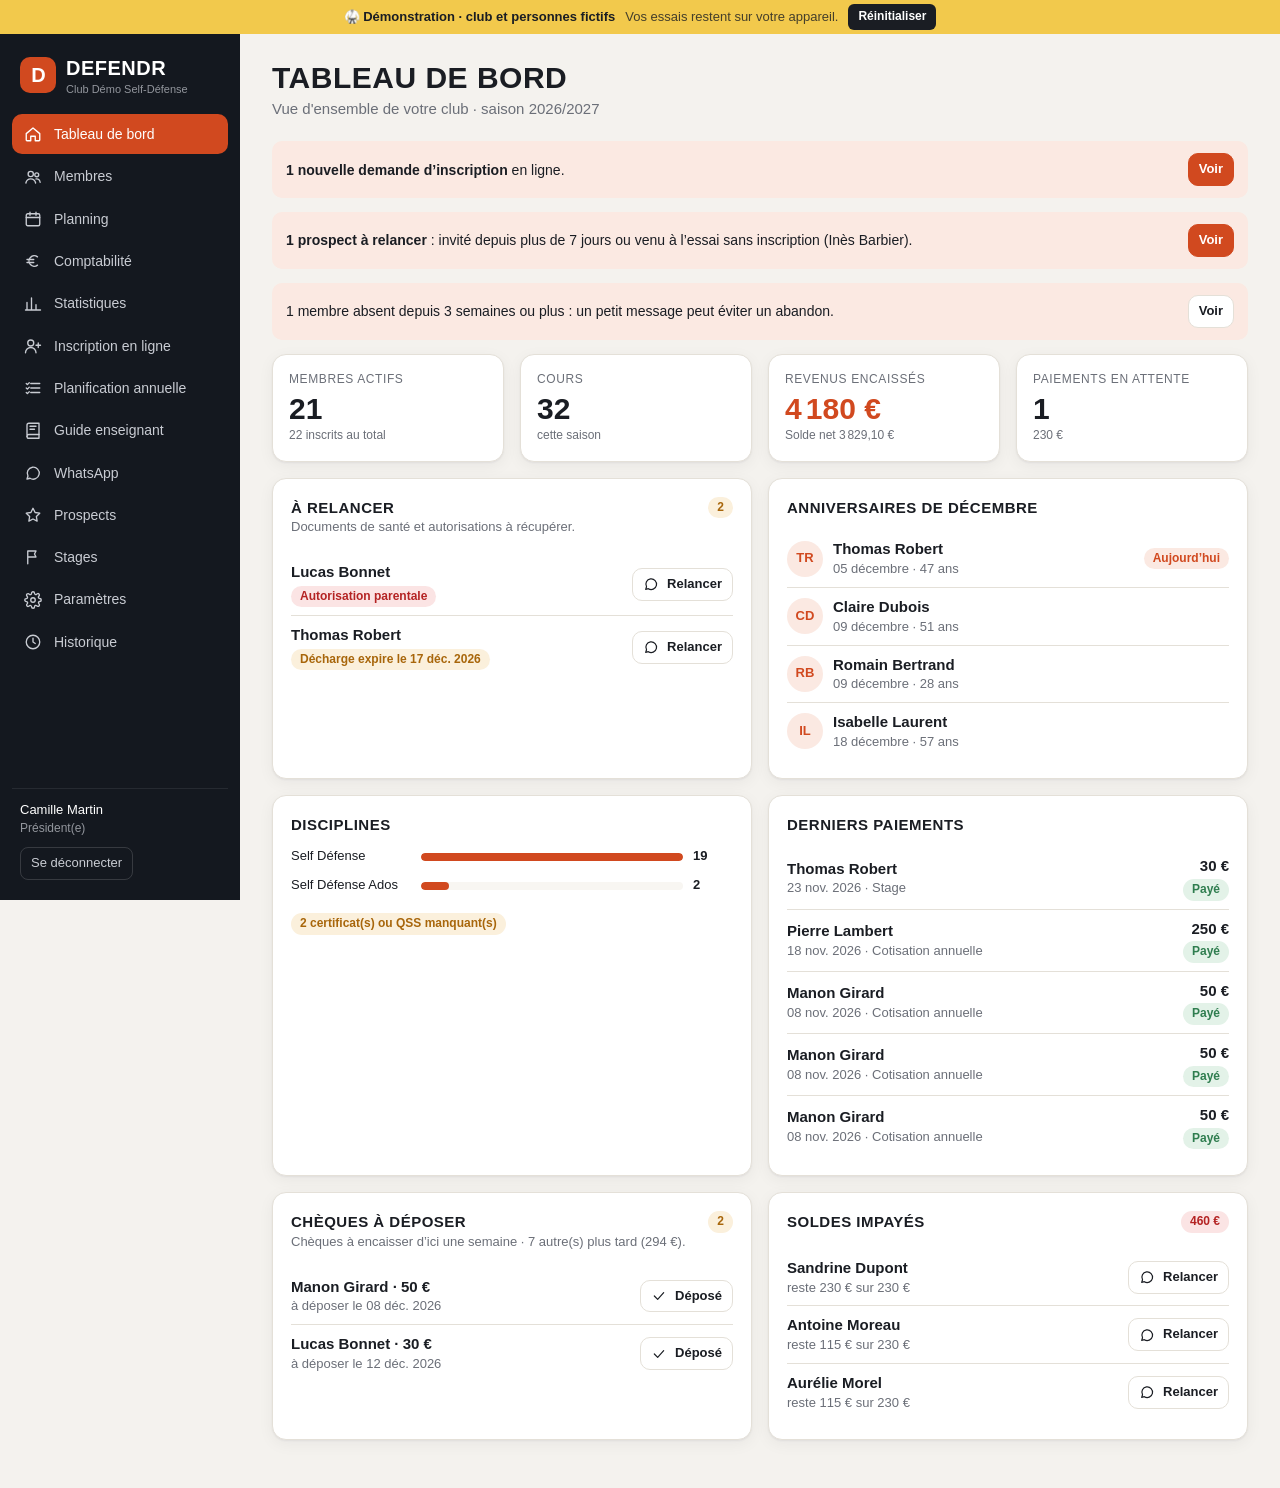
<file: demo/index.html>
<!doctype html>
<html lang="fr">
<head>
  <meta charset="utf-8">
  <meta name="viewport" content="width=device-width, initial-scale=1, viewport-fit=cover">
  <title>Defendr — démonstration</title>
  <meta name="description" content="Démonstration de Defendr, logiciel de gestion de club de self-défense, avec un club fictif.">
  <meta name="theme-color" content="#14181f">
  <meta name="robots" content="noindex">
  <link rel="icon" type="image/png" href="../icons/icon-192.png">
  <link rel="apple-touch-icon" href="../icons/apple-touch-icon.png">
  <link rel="stylesheet" href="../style.css">
  <!-- La démo utilise exactement le même logiciel, branché sur une base fictive -->
  <script>window.DEFENDR_DEMO = true;</script>
  <script type="importmap">
    { "imports": { "https://cdn.jsdelivr.net/npm/@supabase/supabase-js@2/+esm": "./mock-supabase.js" } }
  </script>
  <style>
    .demo-bar { position: fixed; top: 0; left: 0; right: 0; z-index: 60; height: 34px; display: flex; align-items: center; justify-content: center; gap: 10px;
      background: #f2c94c; color: #1a1d23; font-size: 13px; font-weight: 600; padding: 0 12px; padding-top: env(safe-area-inset-top); box-sizing: content-box; }
    .demo-bar button { background: #1a1d23; color: #fff; border: 0; border-radius: 6px; padding: 4px 10px; font: inherit; font-size: 12px; cursor: pointer; }
    .demo-bar .info { opacity: .8; font-weight: 400; }
    body { padding-top: calc(34px + env(safe-area-inset-top)); }
    .sidebar { top: calc(34px + env(safe-area-inset-top)) !important; height: calc(100vh - 34px - env(safe-area-inset-top)) !important; }
    .topbar { top: calc(34px + env(safe-area-inset-top)) !important; padding-top: 10px !important; }
    .auth { min-height: calc(100vh - 34px); }
    .demo-bar .short { display: none; }
    @media (max-width: 600px) { .demo-bar .info, .demo-bar .long { display: none; } .demo-bar .short { display: inline; } }
  </style>
</head>
<body>
  <div class="demo-bar" role="status">
    <span>🥋 <span class="long">Démonstration · club et personnes fictifs</span><span class="short">Démo · club fictif</span></span>
    <span class="info">Vos essais restent sur votre appareil.</span>
    <button type="button" id="demo-reset">Réinitialiser</button>
  </div>
  <div id="app"><div class="splash"><div class="logo-mark">D</div></div></div>
  <div id="modal-root"></div>
  <div id="toast-root"></div>
  <script type="module">
    import { resetDemo } from './mock-supabase.js';
    document.getElementById('demo-reset').onclick = () => {
      if (confirm('Remettre la démo à zéro ? Toutes vos modifications d’essai seront effacées.')) { resetDemo(); location.hash = '#/'; location.reload(); }
    };
  </script>
  <script type="module" src="../app.js"></script>
</body>
</html>
</file>
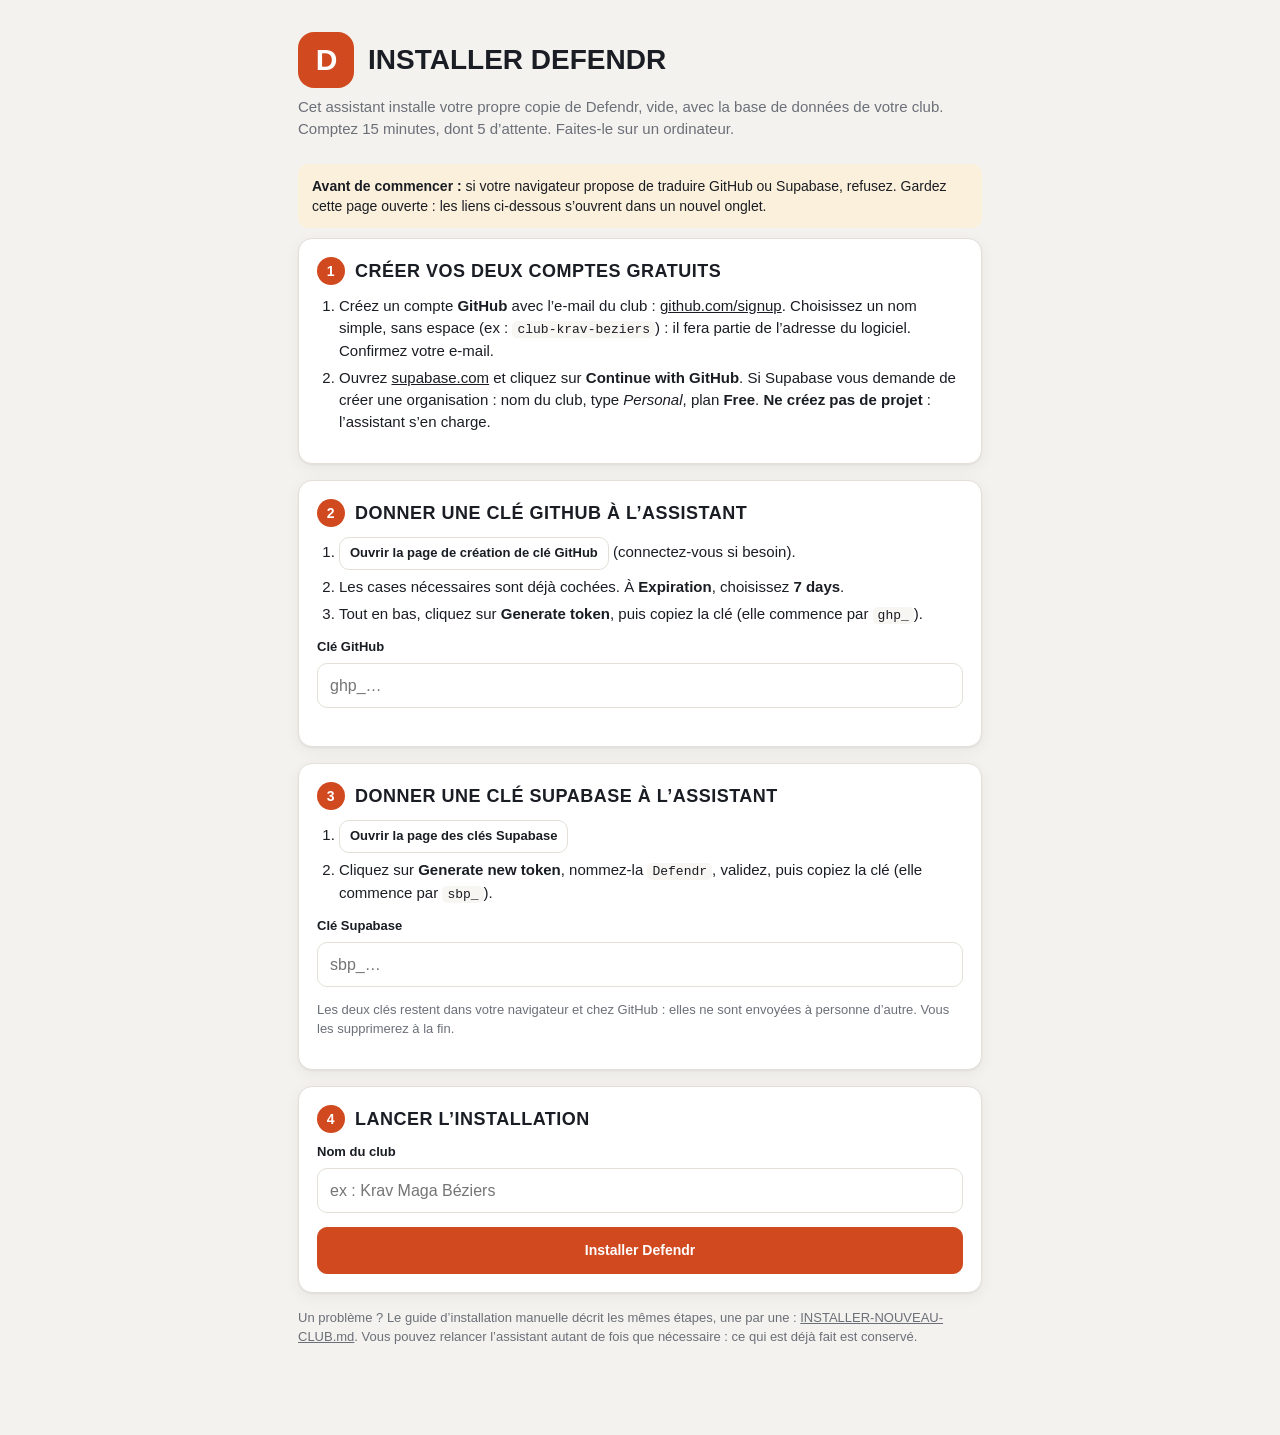
<file: installer.html>
<!doctype html>
<html lang="fr">
<head>
  <meta charset="utf-8">
  <meta name="viewport" content="width=device-width, initial-scale=1">
  <title>Installer Defendr pour votre club</title>
  <meta name="robots" content="noindex">
  <link rel="icon" type="image/png" href="icons/icon-192.png">
  <link rel="stylesheet" href="style.css">
  <style>
    body { background: var(--bg); color: var(--text); font-family: var(--font); margin: 0; }
    .wrap { max-width: 720px; margin: 0 auto; padding: 32px 18px 80px; }
    .top { display: flex; align-items: center; gap: 14px; margin-bottom: 8px; }
    h1 { font-family: var(--display); text-transform: uppercase; font-size: 28px; line-height: 1.1; margin: 0; }
    .lead { color: var(--muted); margin: 0 0 24px; }
    .step { margin-bottom: 16px; }
    .step h2 { display: flex; align-items: center; gap: 10px; font-size: 18px; margin: 0 0 10px; }
    .num { flex: none; width: 28px; height: 28px; border-radius: 50%; background: var(--accent); color: var(--accent-ink); display: grid; place-items: center; font-size: 14px; font-weight: 700; }
    .step.done .num { background: var(--ok); }
    .step ol, .step ul { margin: 0 0 12px; padding-left: 22px; }
    .step li { margin-bottom: 6px; }
    .row { display: flex; gap: 8px; flex-wrap: wrap; align-items: center; }
    .note { font-size: 13px; color: var(--muted); }
    .box { border-radius: 10px; padding: 12px 14px; margin: 10px 0; font-size: 14px; }
    .box.warn { background: var(--warn-soft); color: var(--text); }
    .box.err { background: var(--danger-soft); color: var(--text); }
    .box.ok { background: var(--ok-soft); color: var(--text); }
    .prog { list-style: none; padding: 0 !important; margin: 0; }
    .prog li { display: flex; gap: 10px; align-items: flex-start; padding: 7px 0; border-bottom: 1px solid var(--line); }
    .prog li:last-child { border-bottom: 0; }
    .ico { flex: none; width: 20px; text-align: center; font-weight: 700; }
    .ico.wait { color: var(--muted); } .ico.run { color: var(--accent); } .ico.ok { color: var(--ok); } .ico.err { color: var(--danger); }
    .spin { display: inline-block; width: 12px; height: 12px; border: 2px solid var(--accent); border-right-color: transparent; border-radius: 50%; animation: s 0.8s linear infinite; }
    @keyframes s { to { transform: rotate(360deg); } }
    .sub { font-size: 13px; color: var(--muted); }
    code { background: var(--surface-2); padding: 1px 5px; border-radius: 5px; font-size: 13px; }
    .big { font-size: 18px; font-weight: 700; word-break: break-all; }
    [hidden] { display: none !important; }
  </style>
</head>
<body>
<div class="wrap">
  <div class="top"><div class="logo-mark">D</div><h1>Installer Defendr</h1></div>
  <p class="lead">Cet assistant installe votre propre copie de Defendr, vide, avec la base de données de votre club. Comptez 15 minutes, dont 5 d’attente. Faites-le sur un ordinateur.</p>

  <div class="box warn"><strong>Avant de commencer :</strong> si votre navigateur propose de traduire GitHub ou Supabase, refusez. Gardez cette page ouverte : les liens ci-dessous s’ouvrent dans un nouvel onglet.</div>

  <!-- Étape 1 -->
  <section class="card card-pad step" id="s1">
    <h2><span class="num">1</span>Créer vos deux comptes gratuits</h2>
    <ol>
      <li>Créez un compte <strong>GitHub</strong> avec l’e-mail du club : <a href="https://github.com/signup" target="_blank" rel="noopener">github.com/signup</a>. Choisissez un nom simple, sans espace (ex : <code>club-krav-beziers</code>) : il fera partie de l’adresse du logiciel. Confirmez votre e-mail.</li>
      <li>Ouvrez <a href="https://supabase.com/dashboard/sign-in" target="_blank" rel="noopener">supabase.com</a> et cliquez sur <strong>Continue with GitHub</strong>. Si Supabase vous demande de créer une organisation : nom du club, type <em>Personal</em>, plan <strong>Free</strong>. <strong>Ne créez pas de projet</strong> : l’assistant s’en charge.</li>
    </ol>
  </section>

  <!-- Étape 2 -->
  <section class="card card-pad step" id="s2">
    <h2><span class="num">2</span>Donner une clé GitHub à l’assistant</h2>
    <ol>
      <li><a class="btn btn-sm" href="https://github.com/settings/tokens/new?description=Installation%20Defendr&amp;scopes=repo,workflow" target="_blank" rel="noopener">Ouvrir la page de création de clé GitHub</a> (connectez-vous si besoin).</li>
      <li>Les cases nécessaires sont déjà cochées. À <strong>Expiration</strong>, choisissez <strong>7 days</strong>.</li>
      <li>Tout en bas, cliquez sur <strong>Generate token</strong>, puis copiez la clé (elle commence par <code>ghp_</code>).</li>
    </ol>
    <div class="field"><label for="gh">Clé GitHub</label><input class="input" id="gh" type="password" autocomplete="off" spellcheck="false" placeholder="ghp_…"><span class="help" id="gh-help"></span></div>
  </section>

  <!-- Étape 3 -->
  <section class="card card-pad step" id="s3">
    <h2><span class="num">3</span>Donner une clé Supabase à l’assistant</h2>
    <ol>
      <li><a class="btn btn-sm" href="https://supabase.com/dashboard/account/tokens" target="_blank" rel="noopener">Ouvrir la page des clés Supabase</a></li>
      <li>Cliquez sur <strong>Generate new token</strong>, nommez-la <code>Defendr</code>, validez, puis copiez la clé (elle commence par <code>sbp_</code>).</li>
    </ol>
    <div class="field"><label for="sb">Clé Supabase</label><input class="input" id="sb" type="password" autocomplete="off" spellcheck="false" placeholder="sbp_…"></div>
    <p class="note">Les deux clés restent dans votre navigateur et chez GitHub : elles ne sont envoyées à personne d’autre. Vous les supprimerez à la fin.</p>
  </section>

  <!-- Étape 4 -->
  <section class="card card-pad step" id="s4">
    <h2><span class="num">4</span>Lancer l’installation</h2>
    <div class="field"><label for="club">Nom du club</label><input class="input" id="club" placeholder="ex : Krav Maga Béziers" maxlength="80"></div>
    <button class="btn btn-primary btn-block" id="go">Installer Defendr</button>
    <div id="err" class="box err" hidden></div>
  </section>

  <!-- Avancement -->
  <section class="card card-pad step" id="progress" hidden>
    <h2>Installation en cours</h2>
    <p class="note">Ne fermez pas cette page. Vous pouvez la laisser dans un coin de l’écran.</p>
    <ul class="prog" id="prog"></ul>
    <div id="actions-box" class="box warn" hidden>
      <strong>Un clic de votre part :</strong> GitHub demande d’autoriser les automatismes de votre copie.
      <ol style="margin:8px 0">
        <li><a id="actions-link" href="#" target="_blank" rel="noopener">Ouvrez cette page GitHub</a>.</li>
        <li>Cliquez sur le bouton vert <strong>I understand my workflows, go ahead and enable them</strong>.</li>
        <li>Revenez ici et cliquez sur « C’est fait ».</li>
      </ol>
      <button class="btn btn-primary" id="actions-done">C’est fait, continuer</button>
    </div>
    <div id="fail" class="box err" hidden></div>
  </section>

  <!-- Fin -->
  <section class="card card-pad step" id="final" hidden>
    <h2><span class="num">✓</span>Defendr est installé</h2>
    <p>L’adresse du logiciel de votre club :</p>
    <p class="big"><a id="app-link" href="#" target="_blank" rel="noopener"></a></p>
    <ol>
      <li>Ouvrez cette adresse et cliquez sur <strong>Créer un compte</strong>. <strong>Le premier compte créé devient président(e)</strong> : faites-le vous-même, maintenant.</li>
      <li>Confirmez votre e-mail avec le message reçu (regardez aussi dans les indésirables), puis connectez-vous.</li>
      <li>Allez dans <strong>Paramètres</strong> : coordonnées du club, cotisations, puis créez la saison en cours.</li>
      <li>Supprimez les deux clés données à l’assistant, elles ne servent plus :
        <a href="https://github.com/settings/tokens" target="_blank" rel="noopener">clés GitHub</a> (bouton <em>Delete</em> sur « Installation Defendr ») et
        <a href="https://supabase.com/dashboard/account/tokens" target="_blank" rel="noopener">clés Supabase</a> (« Defendr »).</li>
    </ol>
    <p class="note">Si la page affiche une erreur 404, attendez 2 minutes et rechargez : GitHub termine la mise en ligne. Sur iPhone : ouvrez l’adresse dans Safari, Partager, puis « Sur l’écran d’accueil ».</p>
  </section>

  <p class="note">Un problème ? Le guide d’installation manuelle décrit les mêmes étapes, une par une : <a href="https://github.com/lioflusin-creator/defendr/blob/main/INSTALLER-NOUVEAU-CLUB.md" target="_blank" rel="noopener">INSTALLER-NOUVEAU-CLUB.md</a>. Vous pouvez relancer l’assistant autant de fois que nécessaire : ce qui est déjà fait est conservé.</p>
</div>

<script type="module">
const UPSTREAM = 'lioflusin-creator/defendr';
const WORKFLOW = 'installation.yml';
const SODIUM_URL = 'https://cdn.jsdelivr.net/npm/libsodium-wrappers@0.7.15/+esm';
const $ = s => document.querySelector(s);
const sleep = ms => new Promise(r => setTimeout(r, ms));
const esc = s => String(s ?? '').replace(/[&<>"']/g, c => ({ '&': '&amp;', '<': '&lt;', '>': '&gt;', '"': '&quot;', "'": '&#39;' }[c]));

let GH = '', FULL = '', LOGIN = '';

class Stop extends Error {}
async function gh(path, opts = {}) {
  const r = await fetch('https://api.github.com' + path, {
    ...opts,
    headers: { Authorization: 'Bearer ' + GH, Accept: 'application/vnd.github+json', 'X-GitHub-Api-Version': '2022-11-28', ...(opts.body ? { 'Content-Type': 'application/json' } : {}) },
    body: opts.body ? JSON.stringify(opts.body) : undefined,
  });
  let data = null;
  if (r.status !== 204) { try { data = await r.json(); } catch { data = null; } }
  return { ok: r.ok, status: r.status, data, headers: r.headers };
}

/* ---------- Liste d'avancement ---------- */
const STEPS = [
  ['check', 'Vérification de la clé GitHub'],
  ['fork', 'Copie du logiciel dans votre compte GitHub'],
  ['secret', 'Transmission sécurisée de la clé Supabase'],
  ['actions', 'Démarrage de l’installation automatique'],
  ['run', 'Création et préparation de la base de données (environ 5 minutes)'],
  ['pages', 'Mise en ligne du logiciel'],
];
function drawSteps() {
  $('#prog').innerHTML = STEPS.map(([k, label]) => `<li id="p-${k}"><span class="ico wait">•</span><div><div>${esc(label)}</div><div class="sub" id="p-${k}-sub"></div></div></li>`).join('');
}
function mark(k, state, sub) {
  const li = $('#p-' + k); if (!li) return;
  const ico = li.querySelector('.ico');
  ico.className = 'ico ' + state;
  ico.innerHTML = state === 'run' ? '<span class="spin"></span>' : state === 'ok' ? '✓' : state === 'err' ? '✕' : '•';
  if (sub !== undefined) $('#p-' + k + '-sub').innerHTML = sub;
}
function fail(k, html) {
  mark(k, 'err');
  $('#fail').innerHTML = html + '<div class="row" style="margin-top:10px"><button class="btn btn-primary" id="retry">Réessayer</button></div>';
  $('#fail').hidden = false;
  $('#retry').onclick = () => start();
  $('#go').disabled = false;
  throw new Stop();
}

/* ---------- Étapes ---------- */
async function checkToken() {
  mark('check', 'run');
  const r = await gh('/user');
  if (r.status === 401) fail('check', 'GitHub refuse la clé. Vérifiez que vous l’avez copiée en entier, ou créez-en une nouvelle (étape 2).');
  if (!r.ok) fail('check', `GitHub ne répond pas comme prévu (code ${r.status}). Réessayez dans un instant.`);
  LOGIN = r.data.login;
  if (LOGIN.toLowerCase() === UPSTREAM.split('/')[0]) fail('check', 'Cette clé appartient au compte d’origine de Defendr. Utilisez le compte GitHub du nouveau club.');
  const scopes = (r.headers.get('x-oauth-scopes') || '').split(',').map(s => s.trim());
  if (r.headers.get('x-oauth-scopes') !== null && !(scopes.includes('repo') && scopes.includes('workflow')))
    fail('check', 'La clé GitHub n’a pas les bonnes autorisations. Recréez-la avec le bouton de l’étape 2 (les cases <code>repo</code> et <code>workflow</code> doivent être cochées).');
  mark('check', 'ok', `Compte GitHub : <strong>${esc(LOGIN)}</strong>`);
}

async function forkRepo() {
  mark('fork', 'run');
  // Copie déjà faite lors d'un essai précédent ?
  let r = await gh(`/repos/${LOGIN}/defendr`);
  if (r.ok && r.data.fork && r.data.parent?.full_name === UPSTREAM) FULL = r.data.full_name;
  else if (r.ok) fail('fork', `Votre compte contient déjà un dépôt nommé « defendr » qui n’est pas une copie du logiciel. Renommez-le ou supprimez-le sur GitHub, puis réessayez.`);
  else {
    r = await gh(`/repos/${UPSTREAM}/forks`, { method: 'POST', body: { default_branch_only: true } });
    if (!r.ok) fail('fork', `GitHub n’a pas pu copier le logiciel (code ${r.status}${r.data?.message ? ' : ' + esc(r.data.message) : ''}). Vérifiez que l’adresse e-mail de votre compte GitHub est confirmée.`);
    FULL = r.data.full_name;
  }
  // Attendre que la copie soit complète
  for (let i = 0; i < 40; i++) {
    const c = await gh(`/repos/${FULL}/contents/.github/workflows/${WORKFLOW}`);
    if (c.ok) { mark('fork', 'ok', `<a href="https://github.com/${esc(FULL)}" target="_blank" rel="noopener">github.com/${esc(FULL)}</a>`); return; }
    mark('fork', 'run', 'GitHub prépare la copie…');
    await sleep(3000);
  }
  fail('fork', 'La copie du logiciel prend plus de temps que prévu. Réessayez dans une minute.');
}

async function sendSecret(sbToken) {
  mark('secret', 'run');
  const k = await gh(`/repos/${FULL}/actions/secrets/public-key`);
  if (!k.ok) fail('secret', `Impossible de préparer la transmission (code ${k.status}).`);
  let sodium;
  try { const mod = await import(SODIUM_URL); sodium = mod.default || mod; await sodium.ready; }
  catch { fail('secret', 'Impossible de charger le module de chiffrement. Vérifiez votre connexion internet.'); }
  const sealed = sodium.crypto_box_seal(sodium.from_string(sbToken), sodium.from_base64(k.data.key, sodium.base64_variants.ORIGINAL));
  const r = await gh(`/repos/${FULL}/actions/secrets/SUPABASE_ACCESS_TOKEN`, { method: 'PUT', body: { encrypted_value: sodium.to_base64(sealed, sodium.base64_variants.ORIGINAL), key_id: k.data.key_id } });
  if (!r.ok) fail('secret', `GitHub a refusé la clé Supabase (code ${r.status}).`);
  mark('secret', 'ok', 'Chiffrée : seule l’installation automatique peut la lire.');
}

async function dispatch(club) {
  mark('actions', 'run');
  await gh(`/repos/${FULL}/actions/permissions`, { method: 'PUT', body: { enabled: true, allowed_actions: 'all' } });
  await gh(`/repos/${FULL}/actions/workflows/${WORKFLOW}/enable`, { method: 'PUT' });
  const since = Date.now() - 5000;
  const r = await gh(`/repos/${FULL}/actions/workflows/${WORKFLOW}/dispatches`, { method: 'POST', body: { ref: 'main', inputs: { club_name: club } } });
  if (!r.ok) {
    // Copie neuve : GitHub exige un clic pour autoriser les automatismes
    mark('actions', 'run', 'En attente de votre clic sur GitHub…');
    $('#actions-link').href = `https://github.com/${FULL}/actions`;
    $('#actions-box').hidden = false;
    await new Promise(res => { $('#actions-done').onclick = res; });
    $('#actions-box').hidden = true;
    return dispatch(club);
  }
  // Retrouver l'exécution lancée
  for (let i = 0; i < 30; i++) {
    await sleep(3000);
    const runs = await gh(`/repos/${FULL}/actions/workflows/${WORKFLOW}/runs?event=workflow_dispatch&per_page=5`);
    const run = (runs.data?.workflow_runs || []).find(x => new Date(x.created_at).getTime() >= since);
    if (run) { mark('actions', 'ok', ''); return run.id; }
  }
  fail('actions', `L’installation automatique ne démarre pas. <a href="https://github.com/${esc(FULL)}/actions" target="_blank" rel="noopener">Ouvrez cette page</a> : si un bouton vert propose d’activer les workflows, cliquez dessus, puis réessayez.`);
}

async function follow(runId) {
  mark('run', 'run');
  const t0 = Date.now();
  for (;;) {
    const [r, j] = await Promise.all([gh(`/repos/${FULL}/actions/runs/${runId}`), gh(`/repos/${FULL}/actions/runs/${runId}/jobs`)]);
    const steps = j.data?.jobs?.[0]?.steps || [];
    const cur = steps.find(s => s.status === 'in_progress') || steps.filter(s => s.status === 'completed').pop();
    const min = Math.floor((Date.now() - t0) / 60000);
    mark('run', 'run', `${cur && !/^(Set up|Complete|Post) /.test(cur.name) ? esc(cur.name) + ' · ' : ''}${min ? min + ' min' : 'démarrage'}`);
    if (r.data?.status === 'completed') {
      if (r.data.conclusion === 'success') { mark('run', 'ok', `Terminé en ${Math.max(1, min)} min`); return; }
      const bad = steps.find(s => s.conclusion === 'failure');
      fail('run', `L’étape « ${esc(bad?.name || 'installation')} » a échoué. <a href="${esc(r.data.html_url)}" target="_blank" rel="noopener">Voir le détail sur GitHub</a> (le message en rouge explique la cause), puis réessayez : ce qui est déjà fait est conservé.`);
    }
    await sleep(8000);
  }
}

async function publish() {
  mark('pages', 'run');
  await gh(`/repos/${FULL}/actions/secrets/SUPABASE_ACCESS_TOKEN`, { method: 'DELETE' });
  let r = await gh(`/repos/${FULL}/pages`, { method: 'POST', body: { build_type: 'legacy', source: { branch: 'main', path: '/' } } });
  if (r.status === 409) r = await gh(`/repos/${FULL}/pages/builds`, { method: 'POST' });
  if (!r.ok && r.status !== 409) fail('pages', `GitHub n’a pas pu mettre le site en ligne (code ${r.status}). Dans votre dépôt GitHub : Settings → Pages → Branch « main » → Save.`);
  const url = `https://${FULL.split('/')[0].toLowerCase()}.github.io/${FULL.split('/')[1]}/`;
  for (let i = 0; i < 40; i++) {
    const b = await gh(`/repos/${FULL}/pages/builds/latest`);
    if (b.data?.status === 'built') break;
    if (b.data?.status === 'errored') break;
    mark('pages', 'run', 'GitHub publie le site (1 à 2 minutes)…');
    await sleep(6000);
  }
  mark('pages', 'ok', esc(url));
  $('#app-link').href = url; $('#app-link').textContent = url;
  $('#final').hidden = false;
  $('#final').scrollIntoView({ behavior: 'smooth' });
}

async function start() {
  $('#err').hidden = true; $('#fail').hidden = true; $('#final').hidden = true;
  GH = $('#gh').value.trim();
  const sbToken = $('#sb').value.trim(), club = $('#club').value.trim();
  const errs = [];
  if (!/^(ghp_|github_pat_|gho_)/.test(GH)) errs.push('La clé GitHub doit commencer par <code>ghp_</code> (étape 2).');
  if (!/^sbp_/.test(sbToken)) errs.push('La clé Supabase doit commencer par <code>sbp_</code> (étape 3).');
  if (!club) errs.push('Indiquez le nom du club.');
  if (errs.length) { $('#err').innerHTML = errs.join('<br>'); $('#err').hidden = false; return; }
  $('#go').disabled = true;
  $('#progress').hidden = false; drawSteps();
  $('#progress').scrollIntoView({ behavior: 'smooth' });
  try {
    await checkToken();
    await forkRepo();
    await sendSecret(sbToken);
    const runId = await dispatch(club);
    await follow(runId);
    await publish();
  } catch (e) {
    if (e instanceof Stop) return;
    console.error(e);
    $('#fail').innerHTML = `Erreur inattendue : ${esc(e.message || e)}. Vérifiez votre connexion internet puis <button class="btn btn-sm" id="retry">Réessayer</button>`;
    $('#fail').hidden = false; $('#retry').onclick = () => start();
    $('#go').disabled = false;
  }
}
$('#go').onclick = start;
</script>
</body>
</html>
</file>
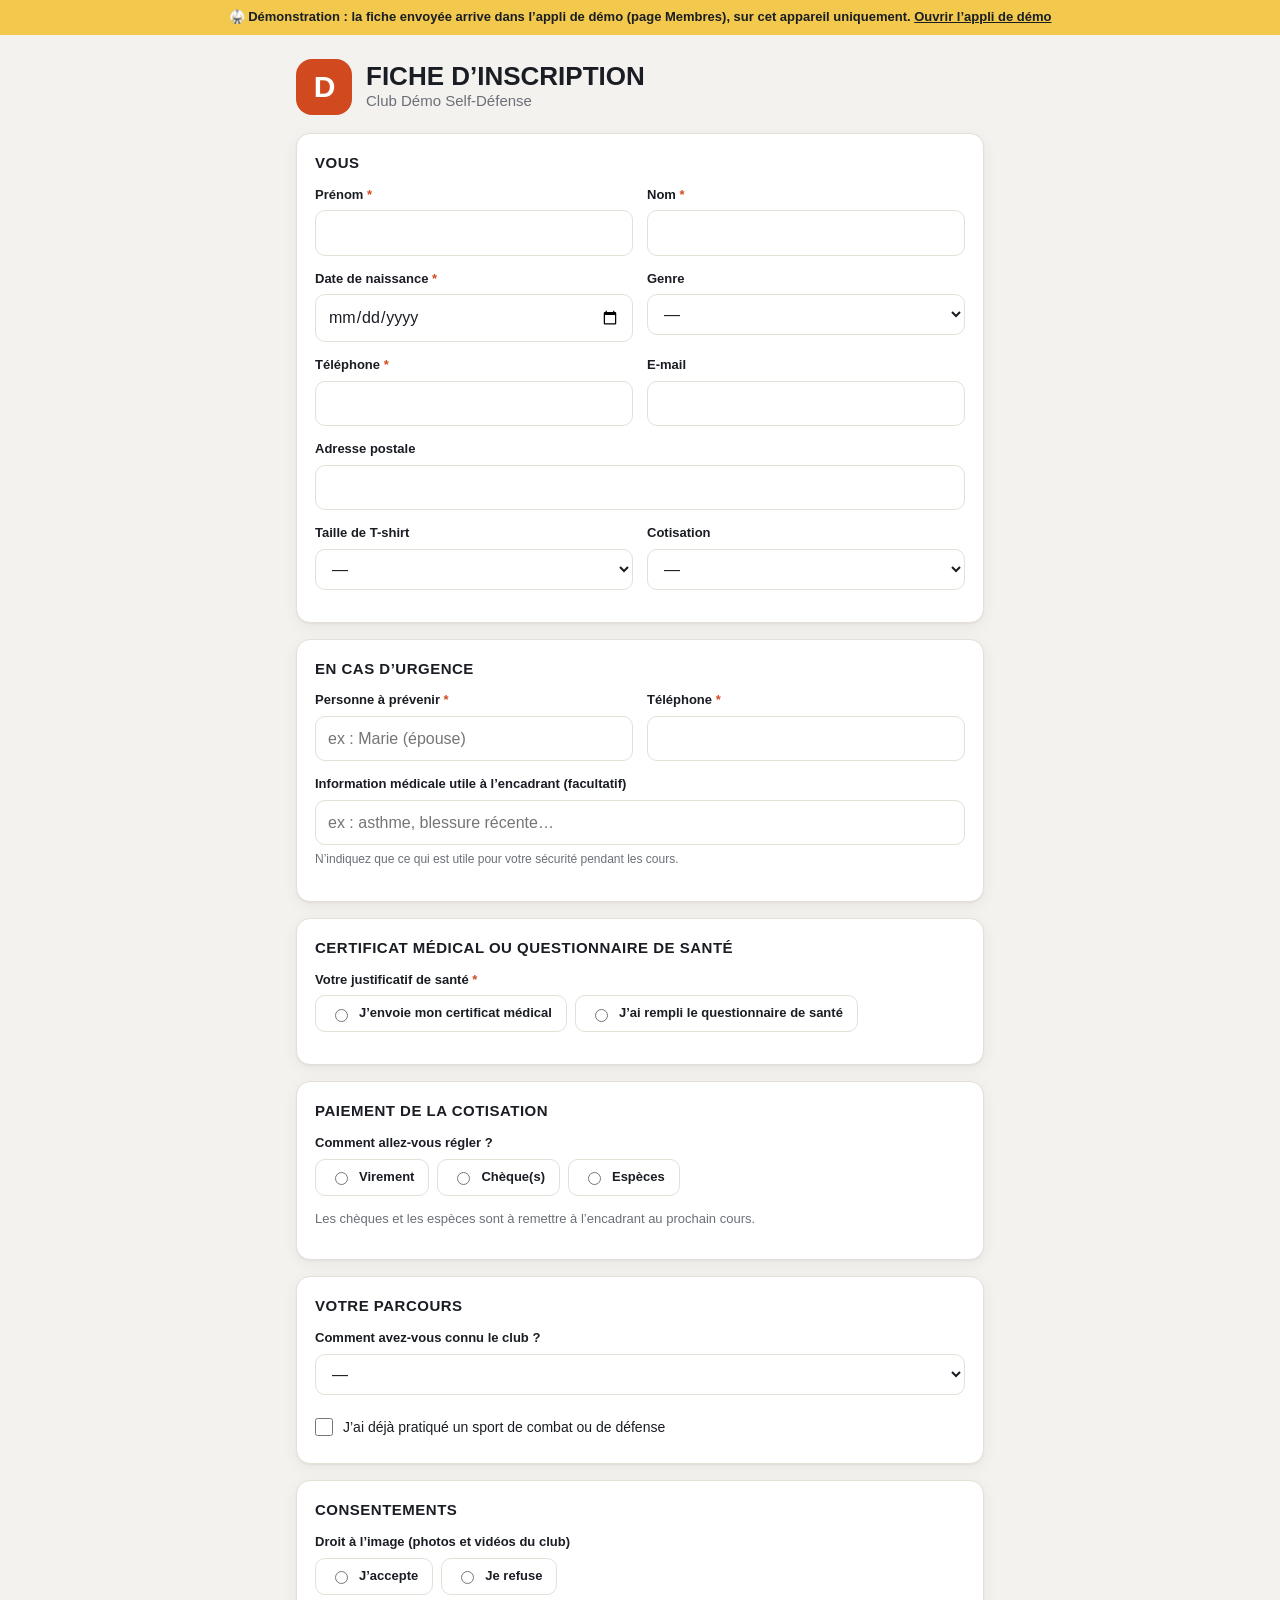
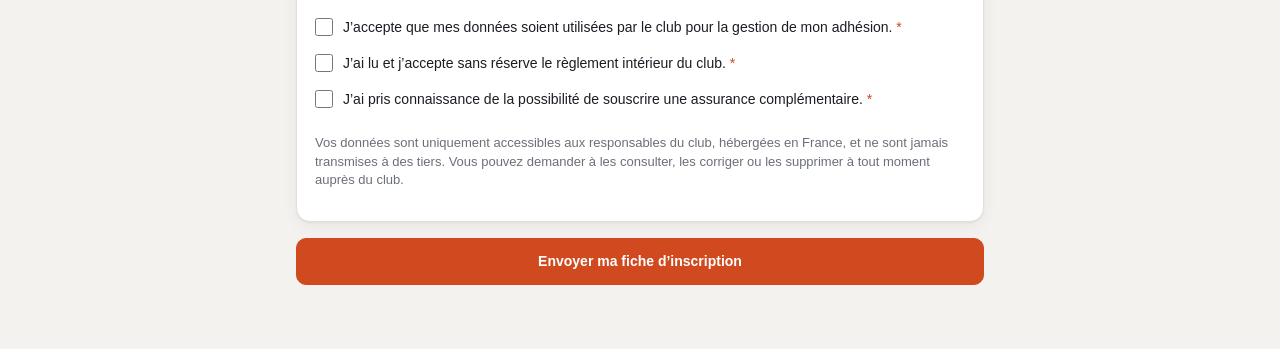
<file: demo/inscription.html>
<!doctype html>
<html lang="fr">
<head>
  <meta charset="utf-8">
  <meta name="viewport" content="width=device-width, initial-scale=1, viewport-fit=cover">
  <title>Inscription au club</title>
  <meta name="description" content="Fiche d'inscription en ligne au club de self-défense.">
  <meta name="theme-color" content="#14181f">
  <meta name="robots" content="noindex">
  <link rel="icon" type="image/png" href="../icons/icon-192.png">
  <link rel="stylesheet" href="../style.css">
  <script type="importmap">
    { "imports": { "https://cdn.jsdelivr.net/npm/@supabase/supabase-js@2/+esm": "./mock-supabase.js" } }
  </script>
  <style>
    .reg { max-width: 720px; margin: 0 auto; padding: 24px 16px 64px; }
    .reg-head { display: flex; align-items: center; gap: 14px; margin-bottom: 18px; }
    .reg-head h1 { font-family: var(--display); text-transform: uppercase; font-size: 26px; margin: 0; line-height: 1.1; }
    .reg .card { margin-bottom: 16px; }
    .req::after { content: " *"; color: var(--accent); }
    .hp { position: absolute; left: -10000px; width: 1px; height: 1px; overflow: hidden; }
    .choice { display: flex; gap: 8px; flex-wrap: wrap; }
    .choice label { border: 1px solid var(--line); border-radius: 10px; padding: 8px 14px; cursor: pointer; display: flex; gap: 8px; align-items: center; }
    .choice input { accent-color: var(--accent); }
    [hidden] { display: none !important; }
    .bank { border: 1px solid var(--accent); border-radius: 10px; padding: 12px 14px; margin-bottom: 10px; }
    .bank dl { display: grid; grid-template-columns: auto minmax(0, 1fr); gap: 4px 12px; margin: 0 0 8px; font-size: 14px; }
    .bank dt { color: var(--muted); }
    .bank dd { margin: 0; overflow-wrap: anywhere; }
    .bank .mono { font-family: ui-monospace, Menlo, Consolas, monospace; font-weight: 600; }
    .doc-link { display: inline-flex; gap: 6px; align-items: center; font-weight: 600; }
    .done-box { text-align: center; padding: 48px 20px; }
  </style>
</head>
<body>
  <div style="background:#f2c94c;color:#1a1d23;text-align:center;font-size:13px;font-weight:600;padding:8px 12px">🥋 Démonstration : la fiche envoyée arrive dans l’appli de démo (page Membres), sur cet appareil uniquement. <a href="./" style="color:inherit">Ouvrir l’appli de démo</a></div>
  <main class="reg" id="reg">
    <div class="reg-head"><div class="logo-mark">D</div><div><h1>Fiche d’inscription</h1><div class="muted" id="club-name">&nbsp;</div></div></div>

    <form id="f" novalidate>
      <div class="hp" aria-hidden="true"><label>Ne pas remplir <input name="website" tabindex="-1" autocomplete="off"></label></div>

      <section class="card card-pad">
        <h2>Vous</h2>
        <div class="form-grid">
          <div class="field"><label class="req" for="fn">Prénom</label><input class="input" id="fn" name="first_name" autocomplete="given-name" required></div>
          <div class="field"><label class="req" for="ln">Nom</label><input class="input" id="ln" name="last_name" autocomplete="family-name" required></div>
          <div class="field"><label class="req" for="bd">Date de naissance</label><input class="input" id="bd" name="birth_date" type="date" required></div>
          <div class="field"><label for="ge">Genre</label><select class="input" id="ge" name="gender"><option value="">—</option><option>Femme</option><option>Homme</option><option>Autre</option></select></div>
          <div class="field"><label class="req" for="ph">Téléphone</label><input class="input" id="ph" name="phone" type="tel" autocomplete="tel" required></div>
          <div class="field"><label for="em">E-mail</label><input class="input" id="em" name="email" type="email" autocomplete="email"></div>
          <div class="field full"><label for="ad">Adresse postale</label><input class="input" id="ad" name="address" autocomplete="street-address"></div>
          <div class="field"><label for="ts">Taille de T-shirt</label><select class="input" id="ts" name="tshirt_size"><option value="">—</option><option>XS</option><option>S</option><option>M</option><option>L</option><option>XL</option><option>XXL</option><option>XXXL</option></select></div>
          <div class="field"><label for="ft">Cotisation</label><select class="input" id="ft" name="fee_type"></select></div>
        </div>
      </section>

      <section class="card card-pad" id="minor-block" hidden>
        <h2>Responsable légal</h2>
        <p class="small muted">L’adhérent(e) a moins de 18 ans : merci de compléter cette partie.</p>
        <div class="form-grid">
          <div class="field"><label class="req" for="gn">Nom du responsable légal</label><input class="input" id="gn" name="guardian_name"></div>
          <div class="field"><label class="req" for="gp">Téléphone du responsable</label><input class="input" id="gp" name="guardian_phone" type="tel"></div>
          <div class="field full"><label for="gm">E-mail du responsable</label><input class="input" id="gm" name="guardian_email" type="email"></div>
          <div class="field full"><label for="pk">Personnes autorisées à récupérer l’enfant</label><input class="input" id="pk" name="pickup_persons"></div>
          <label class="check full"><input type="checkbox" name="parental_authorization"><span>J’autorise mon enfant à pratiquer la self-défense au sein du club et je certifie être son responsable légal.</span></label>
        </div>
      </section>

      <section class="card card-pad">
        <h2>En cas d’urgence</h2>
        <div class="form-grid">
          <div class="field"><label class="req" for="ec">Personne à prévenir</label><input class="input" id="ec" name="emergency_contact" placeholder="ex : Marie (épouse)" required></div>
          <div class="field"><label class="req" for="ep">Téléphone</label><input class="input" id="ep" name="emergency_phone" type="tel" required></div>
          <div class="field full"><label for="mn">Information médicale utile à l’encadrant (facultatif)</label><input class="input" id="mn" name="medical_notes" placeholder="ex : asthme, blessure récente…"><span class="help">N’indiquez que ce qui est utile pour votre sécurité pendant les cours.</span></div>
        </div>
      </section>

      <section class="card card-pad">
        <h2>Certificat médical ou questionnaire de santé</h2>
        <div class="field"><label class="req">Votre justificatif de santé</label>
          <div class="choice"><label><input type="radio" name="health_mode" value="certificat">J’envoie mon certificat médical</label><label><input type="radio" name="health_mode" value="questionnaire">J’ai rempli le questionnaire de santé</label></div></div>
        <div id="h-cert" hidden>
          <div class="field"><label class="req" for="hc">Certificat médical (photo ou PDF)</label><input class="input" id="hc" type="file" accept="application/pdf,image/*"><span class="help">Certificat de moins d’un an attestant l’absence de contre-indication à la pratique de la self-défense. 10 Mo maximum.</span></div>
        </div>
        <div id="h-q" hidden>
          <p class="small" id="hq-links"></p>
          <label class="check"><input type="checkbox" name="health_attested" id="ha"><span id="ha-txt"></span></label>
          <div class="field mt"><label for="hq">Questionnaire rempli (facultatif, photo ou PDF)</label><input class="input" id="hq" type="file" accept="application/pdf,image/*"></div>
          <div class="alert info small">Une seule réponse « OUI », ou une question dont vous n’êtes pas sûr(e) : un certificat médical est obligatoire. Choisissez alors « J’envoie mon certificat médical ».</div>
        </div>
      </section>

      <section class="card card-pad">
        <h2>Paiement de la cotisation</h2>
        <div class="field"><label>Comment allez-vous régler ?</label>
          <div class="choice"><label><input type="radio" name="payment_method" value="Virement">Virement</label><label><input type="radio" name="payment_method" value="Chèque">Chèque(s)</label><label><input type="radio" name="payment_method" value="Espèces">Espèces</label></div></div>
        <div id="bank" hidden></div>
        <p class="small muted" id="pay-help">Les chèques et les espèces sont à remettre à l’encadrant au prochain cours.</p>
      </section>

      <section class="card card-pad">
        <h2>Votre parcours</h2>
        <div class="field"><label for="hf">Comment avez-vous connu le club ?</label><select class="input" id="hf" name="how_found"><option value="">—</option><option>Bouche à oreille</option><option>Réseaux sociaux</option><option>Forum des associations</option><option>Affiche / flyer</option><option>Internet</option><option>Autre</option></select></div>
        <label class="check"><input type="checkbox" name="other_defense_sport" id="os"><span>J’ai déjà pratiqué un sport de combat ou de défense</span></label>
        <div class="field" id="od-f" hidden><label for="od">Lequel, et combien de temps ?</label><input class="input" id="od" name="other_defense_sport_details"></div>
      </section>

      <section class="card card-pad">
        <h2>Consentements</h2>
        <p class="small" id="rules-link" hidden></p>
        <div class="field"><label>Droit à l’image (photos et vidéos du club)</label>
          <div class="choice"><label><input type="radio" name="consent_image" value="oui" required>J’accepte</label><label><input type="radio" name="consent_image" value="non">Je refuse</label></div></div>
        <label class="check"><input type="checkbox" name="consent_data" required><span>J’accepte que mes données soient utilisées par le club pour la gestion de mon adhésion. <span class="req"></span></span></label>
        <label class="check"><input type="checkbox" name="rules_accepted" required><span>J’ai lu et j’accepte sans réserve le règlement intérieur du club. <span class="req"></span></span></label>
        <label class="check"><input type="checkbox" name="insurance_informed" required><span>J’ai pris connaissance de la possibilité de souscrire une assurance complémentaire. <span class="req"></span></span></label>
        <p class="small muted mt">Vos données sont uniquement accessibles aux responsables du club, hébergées en France, et ne sont jamais transmises à des tiers. Vous pouvez demander à les consulter, les corriger ou les supprimer à tout moment auprès du club.</p>
      </section>

      <div id="msg"></div>
      <button class="btn btn-primary btn-block" type="submit" id="send">Envoyer ma fiche d’inscription</button>
    </form>
  </main>

  <script type="module">
    import { createClient } from 'https://cdn.jsdelivr.net/npm/@supabase/supabase-js@2/+esm';
    const SUPABASE_URL = 'demo', SUPABASE_ANON_KEY = 'demo';
    const sb = createClient(SUPABASE_URL, SUPABASE_ANON_KEY, { auth: { persistSession: false } });
    const $ = s => document.querySelector(s);
    const esc = v => String(v ?? '').replace(/[&<>"']/g, c => ({ '&': '&amp;', '<': '&lt;', '>': '&gt;', '"': '&quot;', "'": '&#39;' }[c]));
    const money = n => n == null ? '' : ' — ' + Number(n).toLocaleString('fr-FR', { style: 'currency', currency: 'EUR', maximumFractionDigits: 0 });

    let club = {};
    try { const { data } = await sb.rpc('public_club_info'); club = data || {}; } catch {}
    $('#club-name').textContent = club.club_name || '';
    if (club.club_name) document.title = 'Inscription — ' + club.club_name;
    $('#ft').innerHTML = '<option value="">—</option>' + [['Nouvel adhérent(e)', club.fee_new], ['Ancien(ne) adhérent(e)', club.fee_returning], ['Demandeur(se) d’emploi', club.fee_jobseeker], ['Étudiant(e)', club.fee_student]]
      .map(([l, a]) => `<option value="${esc(l)}">${esc(l)}${money(a)}</option>`).join('');

    const docUrl = f => f?.path ? sb.storage.from('documents').getPublicUrl(f.path).data.publicUrl : null;
    const docs = club.club_documents || {};
    const link = (f, label) => f ? `<a class="doc-link" href="${esc(docUrl(f))}" target="_blank" rel="noopener">📄 ${esc(label)}</a>` : '';
    if (docs.reglement) { $('#rules-link').innerHTML = link(docs.reglement, 'Lire le règlement intérieur du club'); $('#rules-link').hidden = false; }

    // Santé : certificat médical ou questionnaire
    const healthMode = () => document.querySelector('[name=health_mode]:checked')?.value || '';
    const refreshHealth = () => {
      const m = healthMode(), minor = isMinor(), known = !!$('#bd').value;
      $('#h-cert').hidden = m !== 'certificat'; $('#h-q').hidden = m !== 'questionnaire';
      const links = [(!known || !minor) && link(docs.qss, 'Questionnaire QS-SPORT (adultes)'), (!known || minor) && link(docs.qss_mineur, 'Questionnaire de santé du sportif mineur')].filter(Boolean);
      $('#hq-links').innerHTML = links.length ? 'Téléchargez et remplissez le questionnaire pour vous-même : ' + links.join(' · ') : '';
      $('#ha-txt').innerHTML = minor ? 'En tant que responsable légal, j’atteste que toutes les réponses au questionnaire de santé du sportif mineur sont « NON ». <span class="req"></span>'
        : 'J’atteste avoir renseigné le questionnaire de santé QS-SPORT (Cerfa n°15699*01) et avoir répondu « NON » à toutes les questions. <span class="req"></span>';
    };
    document.querySelectorAll('[name=health_mode]').forEach(r => r.addEventListener('change', refreshHealth));

    // Paiement : coordonnées bancaires pour le virement
    const payMethod = () => document.querySelector('[name=payment_method]:checked')?.value || '';
    const refreshPay = () => {
      const v = payMethod() === 'Virement', box = $('#bank');
      box.hidden = !v; $('#pay-help').hidden = v;
      if (!v) return;
      const who = [$('#ln').value.trim().toUpperCase(), $('#fn').value.trim()].filter(Boolean).join(' ') || 'NOM Prénom';
      box.innerHTML = club.bank_iban ? `<div class="bank"><dl>
          ${club.bank_holder ? `<dt>Titulaire</dt><dd>${esc(club.bank_holder)}</dd>` : ''}
          <dt>IBAN</dt><dd class="mono">${esc(club.bank_iban)}</dd>
          ${club.bank_bic ? `<dt>BIC</dt><dd class="mono">${esc(club.bank_bic)}</dd>` : ''}
          ${club.bank_name ? `<dt>Banque</dt><dd>${esc(club.bank_name)}</dd>` : ''}
          <dt>Libellé</dt><dd><strong>COTISATION ${esc(who)}</strong></dd></dl>
          <div class="row wrap" style="gap:8px"><button type="button" class="btn btn-sm" id="iban-copy">Copier l’IBAN</button>${link(docs.rib, 'Télécharger le RIB')}</div></div>`
        : `<div class="alert info small">${docs.rib ? link(docs.rib, 'Télécharger le RIB du club') : 'Le club vous communiquera ses coordonnées bancaires.'}</div>`;
      $('#iban-copy') && ($('#iban-copy').onclick = async e => { try { await navigator.clipboard.writeText(club.bank_iban.replace(/\s/g, '')); e.target.textContent = 'IBAN copié ✓'; } catch { e.target.textContent = 'Copie impossible : recopiez l’IBAN'; } });
    };
    document.querySelectorAll('[name=payment_method]').forEach(r => r.addEventListener('change', refreshPay));
    ['#fn', '#ln'].forEach(id => $(id).addEventListener('change', refreshPay));

    const age = d => { if (!d) return null; const b = new Date(d + 'T00:00:00'), n = new Date(); let a = n.getFullYear() - b.getFullYear(); if (n < new Date(n.getFullYear(), b.getMonth(), b.getDate())) a--; return a; };
    const isMinor = () => (age($('#bd').value) ?? 99) < 18;
    $('#bd').addEventListener('change', () => { $('#minor-block').hidden = !isMinor(); refreshHealth(); });
    refreshHealth();
    $('#os').addEventListener('change', e => { $('#od-f').hidden = !e.target.checked; });

    // Réinscription : lien personnel « ?r=… », la fiche est pré-remplie avec les informations connues du club
    const renewalToken = new URLSearchParams(location.search).get('r');
    if (renewalToken && /^[0-9a-f-]{36}$/i.test(renewalToken)) {
      try {
        const { data: prev } = await sb.rpc('renewal_info', { p_token: renewalToken });
        if (prev && prev.first_name) {
          for (const [k, v] of Object.entries(prev)) { const el = $('#f').elements[k]; if (el && v != null && !el.value) el.value = v; }
          const ft = $('#ft'); if ([...ft.options].some(o => o.value === 'Ancien(ne) adhérent(e)')) ft.value = 'Ancien(ne) adhérent(e)';
          $('#bd').dispatchEvent(new Event('change'));
          document.querySelector('.reg-head h1').textContent = 'Réinscription';
          $('#f').insertAdjacentHTML('afterbegin', `<div class="alert info">Bonjour ${esc(prev.first_name)} ! Vos informations sont déjà remplies : vérifiez-les, joignez votre justificatif de santé pour la nouvelle saison et envoyez la fiche.</div>`);
        }
      } catch {}
    }

    $('#f').addEventListener('submit', async e => {
      e.preventDefault();
      const f = e.target, msg = $('#msg');
      if (f.website.value) return; // robot
      const d = {};
      for (const el of f.elements) {
        if (!el.name || el.name === 'website') continue;
        if (el.type === 'checkbox') d[el.name] = el.checked;
        else if (el.type === 'radio') { if (el.checked) d[el.name] = el.value; }
        else d[el.name] = el.value.trim() || null;
      }
      const missing = [];
      if (!d.first_name) missing.push('prénom'); if (!d.last_name) missing.push('nom'); if (!d.birth_date) missing.push('date de naissance');
      if (!d.phone) missing.push('téléphone'); if (!d.emergency_contact || !d.emergency_phone) missing.push('contact d’urgence');
      if (!d.consent_image) missing.push('droit à l’image');
      if (!d.consent_data || !d.rules_accepted || !d.insurance_informed) missing.push('les cases de consentement obligatoires');
      if (isMinor() && (!d.guardian_name || !d.guardian_phone)) missing.push('responsable légal');
      const cert = $('#hc').files[0], quest = $('#hq').files[0];
      if (!d.health_mode) missing.push('justificatif de santé');
      else if (d.health_mode === 'certificat' && !cert) missing.push('le certificat médical (photo ou PDF)');
      else if (d.health_mode === 'questionnaire' && !d.health_attested) missing.push('l’attestation du questionnaire de santé');
      const files = d.health_mode === 'certificat' ? [[cert, 'certificat']] : quest ? [[quest, 'questionnaire']] : [];
      if (files.some(([f]) => f.size > 10 * 1024 * 1024)) missing.push('un fichier de 10 Mo maximum (prenez une photo moins lourde)');
      if (missing.length) { msg.innerHTML = `<div class="alert error">Merci de compléter : ${esc(missing.join(', '))}.</div>`; msg.scrollIntoView({ block: 'center' }); return; }
      d.consent_image = d.consent_image === 'oui';
      d.rules_read = d.rules_accepted;
      if (!isMinor()) { delete d.guardian_name; delete d.guardian_phone; delete d.guardian_email; delete d.pickup_persons; delete d.parental_authorization; }
      if (d.health_mode !== 'questionnaire') d.health_attested = false;
      if (renewalToken) d.renewal_token = renewalToken;
      const btn = $('#send'); btn.disabled = true; btn.textContent = 'Envoi…';
      try {
        const folder = (crypto.randomUUID && crypto.randomUUID()) || Date.now() + '-' + Math.random().toString(36).slice(2);
        d.health_files = [];
        for (const [file, kind] of files) {
          const ext = (file.name.split('.').pop() || '').toLowerCase().replace(/[^a-z0-9]/g, '') || 'pdf';
          const path = `${folder}/${kind}.${ext}`;
          const up = await sb.storage.from('inscriptions').upload(path, file, { contentType: file.type || undefined });
          if (up.error) throw up.error;
          d.health_files.push({ kind, path, name: file.name });
        }
      } catch {
        btn.disabled = false; btn.textContent = 'Envoyer ma fiche d’inscription';
        msg.innerHTML = `<div class="alert error">Le fichier n’a pas pu être envoyé. Utilisez une photo (JPG, PNG) ou un PDF de moins de 10 Mo, puis réessayez.</div>`; return;
      }
      const { error } = await sb.from('registrations').insert({ data: d });
      if (error) { btn.disabled = false; btn.textContent = 'Envoyer ma fiche d’inscription'; msg.innerHTML = `<div class="alert error">L’envoi n’a pas fonctionné. Vérifiez votre connexion et réessayez.</div>`; return; }
      $('#reg').innerHTML = `<div class="card done-box"><div class="logo-mark" style="margin:0 auto 16px">✓</div><h1 style="font-family:var(--display);text-transform:uppercase">Merci ${esc(d.first_name)} !</h1>
        <p>Votre fiche d’inscription a bien été envoyée${club.club_name ? ' au ' + esc(club.club_name) : ''}.</p>
        <p class="muted">${d.payment_method === 'Virement' ? `Pensez à faire le virement de la cotisation avec le libellé « COTISATION ${esc(d.last_name.toUpperCase())} ${esc(d.first_name)} ».` : 'Pensez à apporter le règlement de votre cotisation au prochain cours.'} À très vite sur le tatami ! 👊</p></div>`;
      window.scrollTo(0, 0);
    });
  </script>
</body>
</html>
</file>
<file: style.css>
:root {
  --bg: #f4f2ee;
  --surface: #ffffff;
  --surface-2: #f8f6f2;
  --text: #1a1d23;
  --muted: #6b6f78;
  --line: #e4e0d8;
  --accent: #d1491f;
  --accent-ink: #ffffff;
  --accent-soft: #fbe9e2;
  --ok: #2f7d4f;
  --ok-soft: #e3f2e8;
  --warn: #a8660b;
  --warn-soft: #fbf0dc;
  --danger: #b42323;
  --danger-soft: #fbe4e4;
  --side: #14181f;
  --side-text: #c9ccd3;
  --radius: 14px;
  --shadow: 0 1px 2px rgba(20, 24, 31, .05), 0 4px 16px rgba(20, 24, 31, .05);
  --font: -apple-system, BlinkMacSystemFont, "Segoe UI", Roboto, "Helvetica Neue", Arial, sans-serif;
  --display: "Arial Narrow", "Roboto Condensed", "Helvetica Neue", Arial, sans-serif;
  color-scheme: light;
}
@media (prefers-color-scheme: dark) {
  :root {
    --bg: #0f1216;
    --surface: #181c22;
    --surface-2: #1e232a;
    --text: #eceef1;
    --muted: #9198a3;
    --line: #2a3038;
    --accent: #f06a3c;
    --accent-ink: #14181f;
    --accent-soft: #3a2119;
    --ok: #5cc287;
    --ok-soft: #173222;
    --warn: #e2a748;
    --warn-soft: #382a12;
    --danger: #f07070;
    --danger-soft: #3a1919;
    --side: #0b0d10;
    --shadow: none;
    color-scheme: dark;
  }
}

* { box-sizing: border-box; }
html, body { margin: 0; height: 100%; }
body {
  font-family: var(--font);
  background: var(--bg);
  color: var(--text);
  font-size: 15px;
  line-height: 1.45;
  -webkit-font-smoothing: antialiased;
  -webkit-tap-highlight-color: transparent;
}
a { color: inherit; }
button, input, select, textarea { font: inherit; color: inherit; }

/* ---------- Splash / auth ---------- */
.splash { min-height: 100vh; display: grid; place-items: center; }
.logo-mark {
  width: 56px; height: 56px; border-radius: 16px;
  background: var(--accent); color: var(--accent-ink);
  display: grid; place-items: center;
  font-family: var(--display); font-weight: 800; font-size: 30px; letter-spacing: -1px;
}
.auth { min-height: 100vh; display: grid; place-items: center; padding: 24px 16px; }
.auth-card { width: 100%; max-width: 380px; }
.auth-card .logo-mark { margin-bottom: 20px; }
.auth-card h1 { font-family: var(--display); font-size: 30px; margin: 0 0 4px; text-transform: uppercase; letter-spacing: .5px; }
.auth-card p.lead { color: var(--muted); margin: 0 0 24px; }
.auth-links { margin-top: 16px; display: flex; justify-content: space-between; gap: 12px; font-size: 14px; }
.link { background: none; border: 0; padding: 0; color: var(--accent); cursor: pointer; text-decoration: underline; text-underline-offset: 3px; }

/* ---------- Layout ---------- */
.shell { display: flex; min-height: 100vh; }
.sidebar {
  width: 240px; flex-shrink: 0; background: var(--side); color: var(--side-text);
  padding: 20px 12px; position: sticky; top: 0; height: 100vh; overflow-y: auto;
  display: flex; flex-direction: column;
}
.brand { display: flex; align-items: center; gap: 10px; padding: 0 8px 18px; }
.brand .logo-mark { width: 36px; height: 36px; border-radius: 10px; font-size: 20px; }
.brand-name { color: #fff; font-family: var(--display); font-weight: 800; font-size: 20px; letter-spacing: .5px; text-transform: uppercase; }
.brand-club { font-size: 11px; color: var(--side-text); opacity: .7; line-height: 1.2; }
.nav { display: flex; flex-direction: column; gap: 2px; }
.nav a {
  display: flex; align-items: center; gap: 12px; padding: 10px 12px; border-radius: 10px;
  text-decoration: none; color: var(--side-text); font-size: 14px;
}
.nav a:hover { background: rgba(255,255,255,.06); color: #fff; }
.nav a.active { background: var(--accent); color: #fff; }
.nav svg { width: 18px; height: 18px; flex-shrink: 0; }
.nav .soon { margin-left: auto; font-size: 10px; opacity: .6; text-transform: uppercase; letter-spacing: .5px; }
.side-foot { margin-top: auto; padding: 12px 8px 0; border-top: 1px solid rgba(255,255,255,.08); font-size: 13px; }
.side-foot .who { color: #fff; }
.side-foot .role { opacity: .7; font-size: 12px; }
.side-foot button { margin-top: 10px; background: none; border: 1px solid rgba(255,255,255,.15); color: var(--side-text); border-radius: 8px; padding: 6px 10px; cursor: pointer; font-size: 13px; }

.main { flex: 1; min-width: 0; padding: 28px 32px 48px; }
.page-head { display: flex; align-items: flex-end; justify-content: space-between; gap: 16px; margin-bottom: 22px; flex-wrap: wrap; }
.page-head h1 {
  font-family: var(--display); font-weight: 800; text-transform: uppercase; letter-spacing: .5px;
  font-size: 30px; margin: 0; line-height: 1.05;
}
.page-head .sub { color: var(--muted); margin-top: 4px; }
.actions { display: flex; gap: 8px; flex-wrap: wrap; }

/* Mobile */
.topbar, .tabbar { display: none; }
@media (max-width: 860px) {
  .sidebar { display: none; }
  .main { padding: 16px 16px calc(96px + env(safe-area-inset-bottom)); }
  .topbar {
    display: flex; align-items: center; justify-content: space-between;
    position: sticky; top: 0; z-index: 20; background: var(--side); color: #fff;
    padding: calc(10px + env(safe-area-inset-top)) 16px 10px;
  }
  .topbar .brand { padding: 0; }
  .topbar .brand .logo-mark { width: 30px; height: 30px; font-size: 17px; border-radius: 8px; }
  .topbar button { background: none; border: 0; color: #fff; padding: 6px; cursor: pointer; }
  .topbar svg { width: 22px; height: 22px; }
  .tabbar {
    display: grid; grid-template-columns: repeat(5, 1fr);
    position: fixed; bottom: 0; left: 0; right: 0; z-index: 30;
    background: var(--surface); border-top: 1px solid var(--line);
    padding: 6px 4px calc(6px + env(safe-area-inset-bottom));
  }
  .tabbar a, .tabbar button {
    display: flex; flex-direction: column; align-items: center; gap: 2px;
    text-decoration: none; color: var(--muted); font-size: 10.5px; padding: 4px 0;
    background: none; border: 0; cursor: pointer;
  }
  .tabbar svg { width: 22px; height: 22px; }
  .tabbar .active { color: var(--accent); }
  .page-head h1 { font-size: 26px; }
}

/* Drawer (menu mobile) */
.drawer-back { position: fixed; inset: 0; background: rgba(0,0,0,.45); z-index: 50; }
.drawer {
  position: fixed; top: 0; bottom: 0; left: 0; width: min(300px, 85vw); z-index: 51;
  background: var(--side); color: var(--side-text);
  padding: calc(20px + env(safe-area-inset-top)) 12px 20px; display: flex; flex-direction: column; overflow-y: auto;
}

/* ---------- Components ---------- */
.card { background: var(--surface); border: 1px solid var(--line); border-radius: var(--radius); box-shadow: var(--shadow); }
.card-pad { padding: 18px; }
.card h2, .section-title {
  font-family: var(--display); font-weight: 800; text-transform: uppercase; letter-spacing: .5px;
  font-size: 15px; margin: 0 0 12px; color: var(--text);
}
.grid { display: grid; gap: 16px; }
.stats { grid-template-columns: repeat(4, 1fr); }
.two { grid-template-columns: 1fr 1fr; }
@media (max-width: 1100px) { .stats { grid-template-columns: repeat(2, 1fr); } }
@media (max-width: 860px) { .two { grid-template-columns: 1fr; } .stats { gap: 10px; } }
.stat { padding: 16px; }
.stat .label { color: var(--muted); font-size: 12px; text-transform: uppercase; letter-spacing: .6px; }
.stat .value { font-family: var(--display); font-weight: 800; font-size: 30px; margin-top: 4px; line-height: 1.1; }
.stat .hint { font-size: 12px; color: var(--muted); margin-top: 2px; }
.stat.accent .value { color: var(--accent); }

.btn {
  display: inline-flex; align-items: center; justify-content: center; gap: 8px;
  border: 1px solid var(--line); background: var(--surface); border-radius: 10px;
  padding: 9px 14px; cursor: pointer; font-weight: 600; font-size: 14px; text-decoration: none; white-space: nowrap;
}
.btn:hover { border-color: var(--muted); }
.btn svg { width: 16px; height: 16px; }
.btn-primary { background: var(--accent); border-color: var(--accent); color: var(--accent-ink); }
.btn-primary:hover { filter: brightness(1.05); border-color: var(--accent); }
.btn-danger { color: var(--danger); border-color: var(--danger); background: transparent; }
.btn-block { width: 100%; padding: 12px; }
.btn-sm { padding: 6px 10px; font-size: 13px; }
.btn:disabled { opacity: .55; cursor: default; }
.icon-btn { background: none; border: 0; padding: 6px; border-radius: 8px; cursor: pointer; color: var(--muted); display: inline-grid; place-items: center; }
.icon-btn:hover { background: var(--surface-2); color: var(--text); }
.icon-btn svg { width: 18px; height: 18px; }

.field { display: flex; flex-direction: column; gap: 6px; margin-bottom: 14px; }
.field label { font-size: 13px; font-weight: 600; }
.field .help { font-size: 12px; color: var(--muted); }
.input, select.input, textarea.input {
  width: 100%; border: 1px solid var(--line); background: var(--surface); border-radius: 10px;
  padding: 10px 12px; font-size: 16px; outline: none;
}
.input:focus { border-color: var(--accent); box-shadow: 0 0 0 3px var(--accent-soft); }
textarea.input { min-height: 80px; resize: vertical; }
.form-grid { display: grid; grid-template-columns: 1fr 1fr; gap: 0 14px; }
.form-grid .full { grid-column: 1 / -1; }
@media (max-width: 600px) { .form-grid { grid-template-columns: 1fr; } }
.check { display: flex; align-items: flex-start; gap: 10px; padding: 8px 0; cursor: pointer; font-size: 14px; }
.check input { width: 18px; height: 18px; margin: 1px 0 0; accent-color: var(--accent); flex-shrink: 0; }
.fieldset-title { grid-column: 1 / -1; margin: 10px 0 8px; padding-top: 12px; border-top: 1px solid var(--line); font-family: var(--display); font-weight: 800; text-transform: uppercase; letter-spacing: .5px; font-size: 13px; color: var(--muted); }
.fieldset-title:first-child { border-top: 0; padding-top: 0; margin-top: 0; }

.toolbar { display: flex; gap: 10px; flex-wrap: wrap; align-items: center; margin-bottom: 14px; }
.toolbar .input { max-width: 320px; }
.chips { display: flex; gap: 6px; flex-wrap: wrap; }
.chip {
  border: 1px solid var(--line); background: var(--surface); border-radius: 999px;
  padding: 6px 12px; font-size: 13px; cursor: pointer; display: inline-flex; gap: 6px; align-items: center;
}
.chip .n { background: var(--surface-2); border-radius: 999px; padding: 0 7px; font-size: 12px; font-weight: 700; }
.chip.active { background: var(--text); color: var(--bg); border-color: var(--text); }
.chip.active .n { background: rgba(255,255,255,.2); color: inherit; }

.badge { display: inline-flex; align-items: center; gap: 4px; font-size: 12px; font-weight: 600; padding: 2px 9px; border-radius: 999px; background: var(--surface-2); color: var(--muted); white-space: nowrap; }
.badge.ok { background: var(--ok-soft); color: var(--ok); }
.badge.warn { background: var(--warn-soft); color: var(--warn); }
.badge.danger { background: var(--danger-soft); color: var(--danger); }
.badge.accent { background: var(--accent-soft); color: var(--accent); }

.table-wrap { overflow-x: auto; }
table.table { width: 100%; border-collapse: collapse; font-size: 14px; }
.table th { text-align: left; font-size: 12px; text-transform: uppercase; letter-spacing: .5px; color: var(--muted); font-weight: 600; padding: 12px 14px; border-bottom: 1px solid var(--line); white-space: nowrap; }
.table td { padding: 12px 14px; border-bottom: 1px solid var(--line); vertical-align: middle; }
.table tr:last-child td { border-bottom: 0; }
.table tbody tr.clickable { cursor: pointer; }
.table tbody tr.clickable:hover { background: var(--surface-2); }

.person { display: flex; align-items: center; gap: 10px; min-width: 0; }
.avatar {
  width: 36px; height: 36px; border-radius: 50%; background: var(--accent-soft); color: var(--accent);
  display: grid; place-items: center; font-weight: 700; font-size: 13px; flex-shrink: 0;
}
.avatar.lg { width: 64px; height: 64px; font-size: 22px; }
.person .name { font-weight: 600; }
.person .meta { font-size: 12px; color: var(--muted); }

/* Liste mobile (remplace les tableaux) */
.list { display: flex; flex-direction: column; }
.list-item { display: flex; align-items: center; gap: 12px; padding: 12px 14px; border-bottom: 1px solid var(--line); text-decoration: none; cursor: pointer; }
.list-item:last-child { border-bottom: 0; }
.list-item:hover { background: var(--surface-2); }
.list-item .grow { flex: 1; min-width: 0; }
.list-item .right { display: flex; flex-direction: column; align-items: flex-end; gap: 4px; }
.only-mobile { display: none; }
@media (max-width: 860px) { .only-desktop { display: none !important; } .only-mobile { display: block; } }

.empty { text-align: center; color: var(--muted); padding: 32px 16px; }
.muted { color: var(--muted); }
.small { font-size: 13px; }
.row { display: flex; align-items: center; gap: 10px; }
.between { justify-content: space-between; }
.wrap { flex-wrap: wrap; }
.mt { margin-top: 16px; }
.mb { margin-bottom: 16px; }

.kv { display: grid; grid-template-columns: 170px 1fr; gap: 8px 16px; font-size: 14px; }
.kv dt { color: var(--muted); }
.kv dd { margin: 0; overflow-wrap: anywhere; }
@media (max-width: 600px) { .kv { grid-template-columns: 1fr; gap: 2px; } .kv dd { margin-bottom: 8px; } }

.bday { display: flex; align-items: center; gap: 10px; padding: 8px 0; border-bottom: 1px solid var(--line); }
.bday:last-child { border-bottom: 0; }

/* Barres */
.bars { display: flex; flex-direction: column; gap: 10px; }
.bar-row { display: grid; grid-template-columns: 120px 1fr 40px; gap: 10px; align-items: center; font-size: 13px; }
.bar { height: 8px; background: var(--surface-2); border-radius: 99px; overflow: hidden; }
.bar > span { display: block; height: 100%; background: var(--accent); border-radius: 99px; }

/* Tags éditables */
.tags { display: flex; gap: 6px; flex-wrap: wrap; margin-bottom: 8px; }
.tag { display: inline-flex; align-items: center; gap: 4px; background: var(--surface-2); border: 1px solid var(--line); border-radius: 8px; padding: 4px 4px 4px 10px; font-size: 13px; }
.tag button { background: none; border: 0; cursor: pointer; color: var(--muted); padding: 0 4px; font-size: 16px; line-height: 1; }
.tag-add { display: flex; gap: 8px; }

/* Modal */
.modal-back { position: fixed; inset: 0; background: rgba(10,12,15,.5); z-index: 80; display: flex; align-items: flex-start; justify-content: center; padding: 40px 16px; overflow-y: auto; }
.modal { background: var(--surface); border-radius: 18px; width: 100%; max-width: 640px; box-shadow: 0 20px 60px rgba(0,0,0,.25); }
.modal.sm { max-width: 440px; }
.modal-head { display: flex; align-items: center; justify-content: space-between; padding: 18px 20px; border-bottom: 1px solid var(--line); }
.modal-head h2 { margin: 0; font-family: var(--display); text-transform: uppercase; font-size: 18px; letter-spacing: .5px; }
.modal-body { padding: 20px; }
.modal-foot { display: flex; flex-wrap: wrap; align-items: center; justify-content: flex-end; gap: 8px; padding: 14px 20px; border-top: 1px solid var(--line); position: sticky; bottom: 0; background: var(--surface); border-radius: 0 0 18px 18px; }
@media (max-width: 600px) {
  .modal-back { padding: 0; align-items: flex-end; }
  .modal { border-radius: 18px 18px 0 0; max-height: 94vh; overflow-y: auto; }
  .modal-foot { padding-bottom: calc(14px + env(safe-area-inset-bottom)); border-radius: 0; }
}

/* Toast */
#toast-root { position: fixed; left: 50%; transform: translateX(-50%); bottom: calc(90px + env(safe-area-inset-bottom)); z-index: 100; display: flex; flex-direction: column; gap: 8px; align-items: center; pointer-events: none; }
@media (min-width: 861px) { #toast-root { bottom: 24px; } }
.toast { background: var(--text); color: var(--bg); padding: 10px 16px; border-radius: 10px; font-size: 14px; box-shadow: 0 6px 20px rgba(0,0,0,.2); }
.toast.error { background: var(--danger); color: #fff; }

.alert { padding: 12px 14px; border-radius: 10px; font-size: 14px; margin-bottom: 14px; }
.alert.error { background: var(--danger-soft); color: var(--danger); }
.alert.info { background: var(--accent-soft); color: var(--text); }

.soon-box { text-align: center; padding: 48px 20px; }
.soon-box .logo-mark { margin: 0 auto 16px; opacity: .85; }
.danger-zone { border-color: var(--danger); }

/* ---------- Planning ---------- */
.week { display: grid; grid-template-columns: repeat(7, minmax(0, 1fr)); gap: 10px; }
.day { background: var(--surface); border: 1px solid var(--line); border-radius: var(--radius); padding: 10px; min-height: 160px; display: flex; flex-direction: column; gap: 8px; }
.day.today { border-color: var(--accent); box-shadow: 0 0 0 2px var(--accent-soft); }
.day-head { display: flex; align-items: baseline; gap: 6px; color: var(--muted); font-size: 12px; text-transform: uppercase; letter-spacing: .5px; }
.day-head strong { font-family: var(--display); font-size: 22px; color: var(--text); }
.day.today .day-head strong { color: var(--accent); }
.session {
  display: flex; flex-direction: column; gap: 3px; text-align: left; width: 100%;
  background: var(--surface-2); border: 1px solid var(--line); border-left: 3px solid var(--accent);
  border-radius: 10px; padding: 8px 10px; cursor: pointer;
}
.session:hover { border-color: var(--muted); border-left-color: var(--accent); }
.s-time { font-size: 12px; color: var(--muted); font-weight: 600; }
.s-title { font-weight: 700; font-size: 14px; line-height: 1.25; }
.s-meta { display: flex; align-items: center; gap: 6px; flex-wrap: wrap; font-size: 12px; color: var(--muted); }
.s-meta svg { width: 14px; height: 14px; }
@media (max-width: 1100px) { .week { grid-template-columns: 1fr; } .day { min-height: 0; } .day.empty-day { display: none; } .day-head strong { font-size: 18px; } }

.month { display: grid; grid-template-columns: repeat(7, minmax(0, 1fr)); border: 1px solid var(--line); border-radius: var(--radius); overflow: hidden; background: var(--line); gap: 1px; }
.m-head { background: var(--surface-2); padding: 8px; font-size: 12px; text-transform: uppercase; letter-spacing: .5px; color: var(--muted); text-align: center; }
.m-cell { background: var(--surface); min-height: 104px; padding: 6px; display: flex; flex-direction: column; gap: 4px; }
.m-cell.out { background: var(--surface-2); }
.m-cell.out .m-num { opacity: .4; }
.m-cell.today .m-num { background: var(--accent); color: var(--accent-ink); border-radius: 999px; padding: 0 7px; }
.m-num { font-size: 12px; font-weight: 700; align-self: flex-start; }
.m-chip { text-align: left; font-size: 12px; border: 0; border-radius: 6px; padding: 3px 6px; background: var(--warn-soft); color: var(--warn); cursor: pointer; white-space: nowrap; overflow: hidden; text-overflow: ellipsis; }
.m-chip.done { background: var(--ok-soft); color: var(--ok); }

.day-list { display: flex; flex-direction: column; gap: 16px; }
.dl-group { display: flex; flex-direction: column; gap: 8px; }
.dl-date { font-weight: 700; font-size: 13px; text-transform: capitalize; color: var(--muted); }
.dl-group .session { background: var(--surface); }

/* Appel */
.att-list { display: flex; flex-direction: column; gap: 6px; max-height: 52vh; overflow-y: auto; }
@media (max-width: 600px) { .att-list { max-height: none; } }
.att-row { position: relative; display: flex; align-items: center; gap: 10px; padding: 8px 10px; border: 1px solid var(--line); border-radius: 12px; cursor: pointer; user-select: none; }
.att-row input { position: absolute; top: 0; left: 0; width: 1px; height: 1px; margin: 0; opacity: 0; pointer-events: none; } /* ancrée à sa ligne : cocher ne fait plus défiler la fenêtre */
.att-row .grow { display: flex; flex-direction: column; min-width: 0; flex: 1; }
.att-name { font-weight: 600; }
.att-state { font-size: 12px; font-weight: 700; padding: 4px 10px; border-radius: 999px; background: var(--surface-2); color: var(--muted); }
.att-row.on { border-color: var(--ok); background: var(--ok-soft); }
.att-row.on .att-state { background: var(--ok); color: #fff; }
.att-row:focus-within { outline: 2px solid var(--accent); outline-offset: 1px; }
.modal-foot .icon-btn { margin-right: auto; color: var(--danger); }
.modal-body .row svg { width: 16px; height: 16px; flex-shrink: 0; }
.dl-date { text-transform: none; }
.dl-date::first-letter { text-transform: uppercase; }

/* ---------- Comptabilité ---------- */
.acc-stats { grid-template-columns: repeat(6, 1fr); }
@media (max-width: 1300px) { .acc-stats { grid-template-columns: repeat(3, 1fr); } }
@media (max-width: 600px) { .acc-stats { grid-template-columns: repeat(2, 1fr); } .acc-stats .stat .value { font-size: 22px; } }
input.pt { width: 18px; height: 18px; accent-color: var(--ok); cursor: pointer; }
.bday.clickable { cursor: pointer; }
#print-root { display: none; }
@media print {
  body > *:not(#print-root) { display: none !important; }
  #print-root { display: block; color: #000; font-size: 11px; }
  #print-root h1 { font-family: var(--display); text-transform: uppercase; margin: 0 0 4px; font-size: 20px; }
  #print-root .grid.two { display: grid; grid-template-columns: 1fr 1fr; gap: 16px; }
  #print-root .table th, #print-root .table td { padding: 4px 6px; }
  #print-root tr { break-inside: avoid; }
  @page { margin: 14mm; }
}

/* ---------- Statistiques ---------- */
.stat-btn { text-align: left; cursor: pointer; font: inherit; color: inherit; }
.stat-btn:hover { border-color: var(--muted); }
.stat-btn.sel { border-color: var(--accent); box-shadow: 0 0 0 2px var(--accent-soft); }
.dot { display: inline-block; width: 8px; height: 8px; border-radius: 50%; margin-right: 6px; vertical-align: middle; background: var(--muted); }
.dot.ok { background: var(--ok); } .dot.accent { background: var(--accent); } .dot.warn { background: var(--warn); } .dot.danger { background: var(--danger); }
.spark { display: flex; align-items: flex-end; gap: 4px; height: 170px; padding-top: 4px; }
.spark-col { flex: 1; min-width: 0; height: 100%; display: flex; flex-direction: column; align-items: center; justify-content: flex-end; gap: 3px; }
.spark-bar { width: 100%; max-width: 26px; background: var(--accent); border-radius: 4px 4px 0 0; }
.spark-n { font-size: 10px; color: var(--muted); font-weight: 700; }
.spark-d { font-size: 9px; color: var(--muted); white-space: nowrap; }
@media (max-width: 600px) { .spark-d { display: none; } .spark { gap: 2px; height: 130px; } }
.mt-xs { margin-top: 6px; }
.list-item .bar { max-width: 320px; }
.stat-btn { width: 100%; height: 100%; align-self: stretch; }

/* ---------- Planification annuelle ---------- */
.month-tabs { display: grid; grid-template-columns: repeat(12, minmax(0, 1fr)); gap: 6px; margin-bottom: 16px; }
@media (max-width: 860px) { .month-tabs { display: flex; overflow-x: auto; scrollbar-width: none; padding-bottom: 4px; } .mtab { flex: 0 0 68px; } }
.mtab { display: flex; flex-direction: column; gap: 6px; align-items: stretch; text-align: center; border: 1px solid var(--line); background: var(--surface); border-radius: 10px; padding: 8px 6px; cursor: pointer; font-size: 13px; font-weight: 600; }
.mtab.active { border-color: var(--text); background: var(--text); color: var(--bg); }
.mtab-bar { height: 4px; border-radius: 99px; background: var(--surface-2); overflow: hidden; display: block; }
.mtab.active .mtab-bar { background: rgba(255,255,255,.25); }
.mtab-bar > span { display: block; height: 100%; background: var(--ok); }
.progress-big { width: min(280px, 100%); height: 10px; background: var(--surface-2); border-radius: 99px; overflow: hidden; }
.progress-big > span { display: block; height: 100%; background: var(--ok); border-radius: 99px; }
.plan-list { display: flex; flex-direction: column; }
.plan-item { display: flex; align-items: flex-start; gap: 10px; padding: 9px 0; border-bottom: 1px solid var(--line); }
.plan-item:last-child { border-bottom: 0; }
.pi-check { width: 20px; height: 20px; margin-top: 1px; accent-color: var(--ok); flex-shrink: 0; cursor: pointer; }
.pi-label { flex: 1; font-size: 14px; }
.plan-item.done .pi-label { color: var(--muted); text-decoration: line-through; text-decoration-color: var(--line); }
.pi-actions { display: flex; opacity: 0; transition: opacity .15s; }
.plan-item:hover .pi-actions, .plan-item:focus-within .pi-actions { opacity: 1; }
@media (hover: none) { .pi-actions { opacity: 1; } .pi-actions .icon-btn { padding: 4px; } }
.pi-actions .icon-btn svg { width: 15px; height: 15px; }
.pi-actions .icon-btn:disabled { opacity: .25; cursor: default; }

/* ---------- WhatsApp ---------- */
.wa-preview { white-space: pre-wrap; background: #e7ffdb; color: #111b21; border-radius: 10px 10px 10px 2px; padding: 10px 12px; font-size: 14px; max-width: 420px; box-shadow: 0 1px 1px rgba(0,0,0,.08); }
@media (prefers-color-scheme: dark) { .wa-preview { background: #005c4b; color: #e9edef; } }
a.btn.disabled { opacity: .45; }

/* ---------- Attestation ---------- */
@media print {
  #print-root.print-attest { font-size: 13px; line-height: 1.6; max-width: 170mm; margin: 0 auto; }
  .attest-head { display: flex; align-items: center; gap: 14px; padding-bottom: 14px; border-bottom: 2px solid #000; margin-bottom: 28px; }
  .attest-head .logo-mark { width: 44px; height: 44px; font-size: 24px; -webkit-print-color-adjust: exact; print-color-adjust: exact; }
  .attest-club { font-family: var(--display); font-weight: 800; font-size: 18px; text-transform: uppercase; }
  .attest h1 { text-align: center; font-size: 22px; margin: 10px 0 24px !important; letter-spacing: 1px; }
  .attest .table { margin: 16px 0; }
  .attest-sign { margin-top: 24px; margin-left: auto; width: 240px; text-align: center; }
  .sign-box { height: 80px; border-bottom: 1px solid #000; display: flex; align-items: flex-end; justify-content: center; padding-bottom: 4px; }
}
@media print { html, body { background: #fff !important; } }
.linked-plan { background: var(--surface-2); border-radius: 10px; padding: 10px 12px; margin-bottom: 12px; display: flex; flex-direction: column; gap: 4px; }
.linked-plan svg { width: 14px; height: 14px; }
.linked-plan .dot { margin: 6px 4px 0 3px; }
.cf-plan-box { max-height: 220px; overflow-y: auto; border: 1px solid var(--line); border-radius: 10px; padding: 4px 12px 8px; }

/* ---------- Bilan comptable ---------- */
.bilan-t th, .bilan-t td { vertical-align: top; }
.bilan-t .num { text-align: right; white-space: nowrap; width: 1%; padding-left: 12px; }
.bilan-t tr.tot td { font-weight: 700; border-top: 2px solid var(--line); }
.bilan-t tr.big td { font-size: 15px; }
.acc-code { display: inline-block; min-width: 34px; font-variant-numeric: tabular-nums; color: var(--muted); font-weight: 700; font-size: 12px; }
.bilan-grid { align-items: start; }
.bilan-grid > * { min-width: 0; }
@media print {
  #print-root.print-bilan { font-size: 10.5px; }
  #print-root.print-bilan .section-title { margin: 14px 0 6px; font-size: 13px; }
  #print-root.print-bilan .alert { border: 1px solid #999; padding: 6px 8px; }
  .bilan-signs { display: grid; grid-template-columns: 1fr 1fr; gap: 24px; margin-top: 18px; }
  .bilan-signs .sign-box { height: 60px; border-bottom: 1px solid #000; margin-top: 6px; }
}
.bilan-signs { display: grid; grid-template-columns: 1fr 1fr; gap: 24px; margin-top: 18px; }

/* Aperçu avant impression (téléphone) */
.print-preview { font-size: 13px; overflow-x: auto; }
.print-preview h1 { font-family: var(--display); text-transform: uppercase; margin: 0 0 4px; font-size: 20px; }
.print-preview .table th, .print-preview .table td { padding: 5px 8px; }
.ts-tick { display: inline-flex; align-items: center; gap: 6px; cursor: pointer; }
.ts-tick input { width: 22px; height: 22px; accent-color: var(--ok); }
@media print { .ts-tick input { width: 12px; height: 12px; } }
.print-preview .ts-tick span { display: none; }

/* ---------- Dossier d'AG ---------- */
.ag-cover { text-align: center; padding: 30px 0 10px; }
.ag-cover .logo-mark { margin: 0 auto 18px; }
.ag-club { font-family: var(--display); font-weight: 800; font-size: 20px; text-transform: uppercase; }
.ag-cover h1 { font-size: 30px !important; margin: 18px 0 6px !important; }
.ag-season { font-size: 18px; font-weight: 600; margin-bottom: 14px; }
.ag-toc { display: inline-block; text-align: left; margin: 18px auto; line-height: 1.8; }
.print-preview .page-break { border-top: 2px dashed var(--line); margin: 28px 0; }
@media print {
  #print-root .page-break { break-before: page; border: 0; margin: 0; }
  #print-root.print-dossier .ag-cover { padding-top: 70mm; }
  #print-root.print-dossier .ag-cover .logo-mark { -webkit-print-color-adjust: exact; print-color-adjust: exact; }
  #print-root.print-dossier .bilan-print { font-size: 10.5px; }
  #print-root.print-dossier .bilan-print .section-title { margin: 14px 0 6px; font-size: 13px; }
}

/* ---------- Signatures ---------- */
.sig-row { border-top: 1px solid var(--line); padding: 12px 0; }
.sig-head { display: flex; align-items: center; justify-content: space-between; gap: 10px; flex-wrap: wrap; }
.sig-preview { margin-top: 8px; min-height: 56px; display: flex; align-items: center; justify-content: center; background: #fff; border: 1px dashed var(--line); border-radius: 10px; padding: 6px; }
.sig-preview img { max-height: 70px; max-width: 100%; }
.sig-pad { width: 100%; height: 220px; background: #fff; border: 1px dashed var(--muted); border-radius: 12px; touch-action: none; cursor: crosshair; display: block; }
.sign-box { flex-direction: column; align-items: center; justify-content: flex-end; }
.sign-img { max-height: 58px; max-width: 200px; display: block; margin: 0 auto 2px; }
.bilan-signs .sign-box { display: flex; height: auto; min-height: 60px; }
</file>
